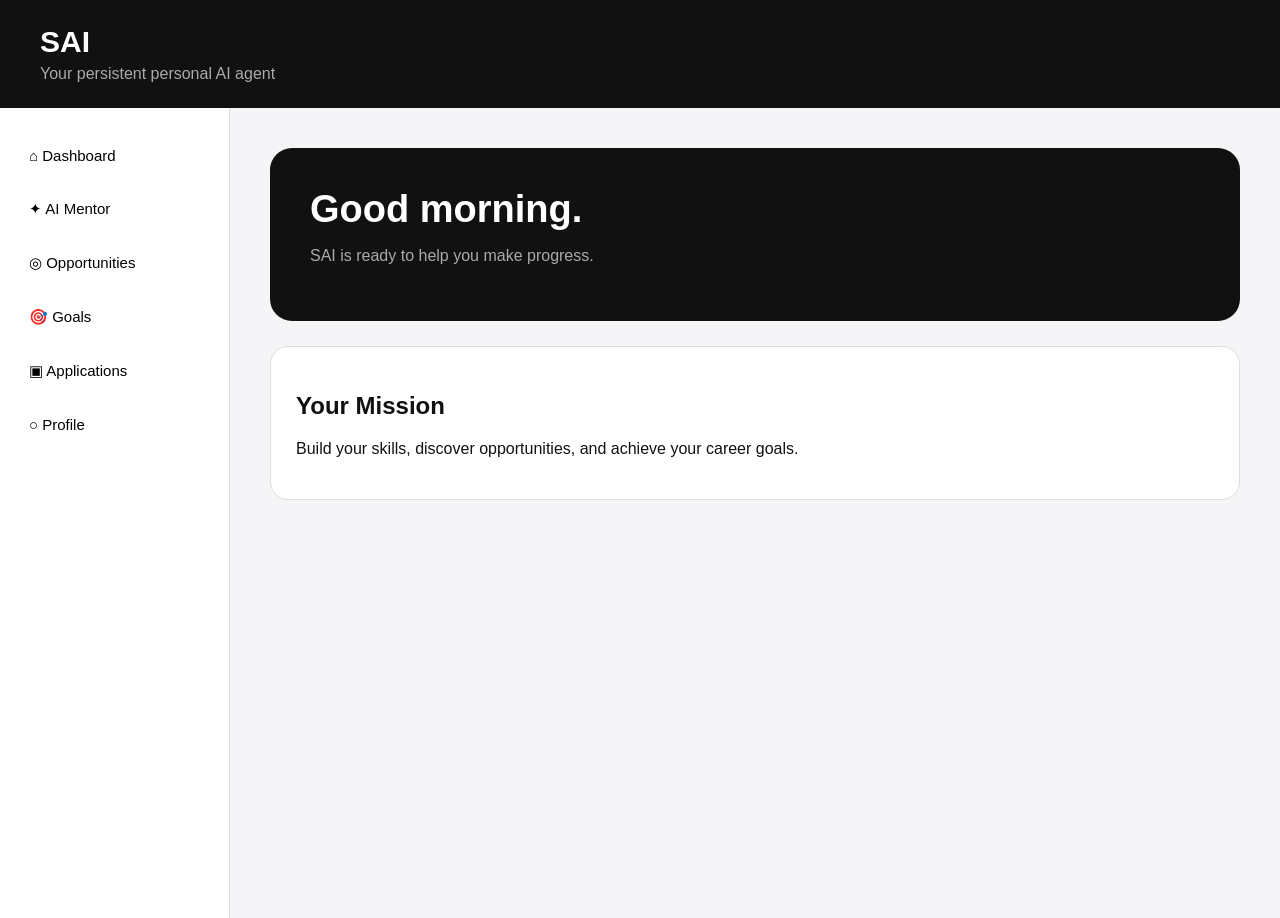
<file: generated_products/sai_opportunity_mvp/index.html>
<!DOCTYPE html>
<html lang="en">
<head>
<meta charset="UTF-8">
<meta name="viewport" content="width=device-width, initial-scale=1.0">

<title>SAI — Personal AI Agent</title>

<style>

* {
    box-sizing: border-box;
}

body {
    margin: 0;
    font-family: Arial, sans-serif;
    background: #f5f5f7;
    color: #111;
}

header {
    background: #111;
    color: white;
    padding: 25px 40px;
}

header h1 {
    margin: 0;
    font-size: 30px;
}

header p {
    margin: 6px 0 0;
    color: #aaa;
}

.layout {
    display: flex;
    min-height: calc(100vh - 90px);
}

.sidebar {
    width: 230px;
    background: white;
    border-right: 1px solid #ddd;
    padding: 25px 15px;
}

.sidebar button {
    width: 100%;
    padding: 14px;
    margin-bottom: 8px;
    border: 0;
    border-radius: 10px;
    background: white;
    text-align: left;
    cursor: pointer;
    font-size: 15px;
}

.sidebar button:hover {
    background: #eee;
}

.main {
    flex: 1;
    padding: 40px;
    max-width: 1200px;
}

.page {
    display: none;
}

.page.active {
    display: block;
}

.hero {
    background: #111;
    color: white;
    border-radius: 22px;
    padding: 40px;
    margin-bottom: 25px;
}

.hero h2 {
    font-size: 38px;
    margin: 0 0 10px;
}

.hero p {
    color: #aaa;
}

.card {
    background: white;
    border: 1px solid #ddd;
    border-radius: 18px;
    padding: 25px;
    margin-bottom: 20px;
}

textarea,
input {
    width: 100%;
    padding: 14px;
    border: 1px solid #ccc;
    border-radius: 10px;
    font-size: 15px;
}

textarea {
    min-height: 120px;
}

.primary {
    margin-top: 12px;
    padding: 13px 22px;
    background: #111;
    color: white;
    border: 0;
    border-radius: 10px;
    cursor: pointer;
}

.output {
    margin-top: 20px;
    white-space: pre-wrap;
    line-height: 1.6;
}

</style>

</head>

<body>

<header>

<h1>SAI</h1>

<p>Your persistent personal AI agent</p>

</header>


<div class="layout">


<div class="sidebar">

<button onclick="showPage('dashboard')">
⌂ Dashboard
</button>

<button onclick="showPage('mentor')">
✦ AI Mentor
</button>

<button onclick="showPage('opportunities')">
◎ Opportunities
</button>

<button onclick="showPage('goals')">
🎯 Goals
</button>

<button onclick="showPage('applications')">
▣ Applications
</button>

<button onclick="showPage('profile')">
○ Profile
</button>

</div>


<div class="main">


<div id="dashboard" class="page active">

<div class="hero">

<h2>Good morning.</h2>

<p>
SAI is ready to help you make progress.
</p>

</div>


<div class="card">

<h2>Your Mission</h2>

<p>
Build your skills, discover opportunities,
and achieve your career goals.
</p>

</div>

</div>


<div id="mentor" class="page">

<div class="card">

<h2>AI Mentor</h2>

<p>
Ask SAI anything.
</p>

<textarea
id="idea"
placeholder="Example: I want to become an AI engineer..."
></textarea>

<button
class="primary"
onclick="askSAI()"
>
Ask SAI
</button>

<div
id="result"
class="output"
>
</div>

</div>

</div>


<div id="opportunities" class="page">

<div class="card">

<h2>Opportunity Engine</h2>

<p>
Opportunity discovery will connect here next.
</p>

</div>

</div>


<div id="goals" class="page">

<div class="card">

<h2>Goals</h2>

<input
id="goal"
placeholder="Enter your goal..."
>

<button
class="primary"
onclick="addGoal()"
>
Add Goal
</button>

<div id="goalList"></div>

</div>

</div>


<div id="applications" class="page">

<div class="card">

<h2>Applications</h2>

<p>
Your application tracker will appear here.
</p>

</div>

</div>


<div id="profile" class="page">

<div class="card">

<h2>Profile</h2>

<p><strong>Target:</strong> AI Engineer</p>

<p><strong>Stage:</strong> Student</p>

</div>

</div>


</div>

</div>


<script>


function showPage(page) {

    document
        .querySelectorAll(".page")
        .forEach(
            p => p.classList.remove("active")
        );

    document
        .getElementById(page)
        .classList.add("active");

}


async function askSAI() {

    const idea =
        document
        .getElementById("idea")
        .value
        .trim();

    const result =
        document
        .getElementById("result");


    if (!idea) {

        result.textContent =
            "Please enter a message.";

        return;
    }


    result.textContent =
        "SAI is thinking...";


    try {

        const response =
            await fetch(
                "http://127.0.0.1:5000/api/evaluate",
                {
                    method: "POST",

                    headers: {
                        "Content-Type":
                            "application/json"
                    },

                    body: JSON.stringify({
                        idea: idea
                    })
                }
            );


        const data =
            await response.json();


        if (data.error) {

            result.textContent =
                "ERROR: " + data.error;

            return;
        }


        let text = "";


        if (data.board) {

            for (
                const department in data.board
            ) {

                text +=
                    "\n" +
                    department +
                    "\n";

                text +=
                    "--------------------\n";

                text +=
                    data.board[department] +
                    "\n";
            }

        }


        text +=
            "\nDECISION\n";

        text +=
            "--------------------\n";

        text +=
            data.decision || "No decision returned.";


        result.textContent = text;


    } catch (error) {

        result.textContent =
            "Could not connect to SAI backend.\n\n" +
            "Make sure the Flask server is running.";

    }

}


function addGoal() {

    const input =
        document.getElementById("goal");

    if (!input.value.trim()) {
        return;
    }


    const list =
        document.getElementById("goalList");


    const item =
        document.createElement("p");

    item.textContent =
        "🎯 " + input.value;


    list.appendChild(item);


    input.value = "";

}

</script>

</body>

</html>
</file>
